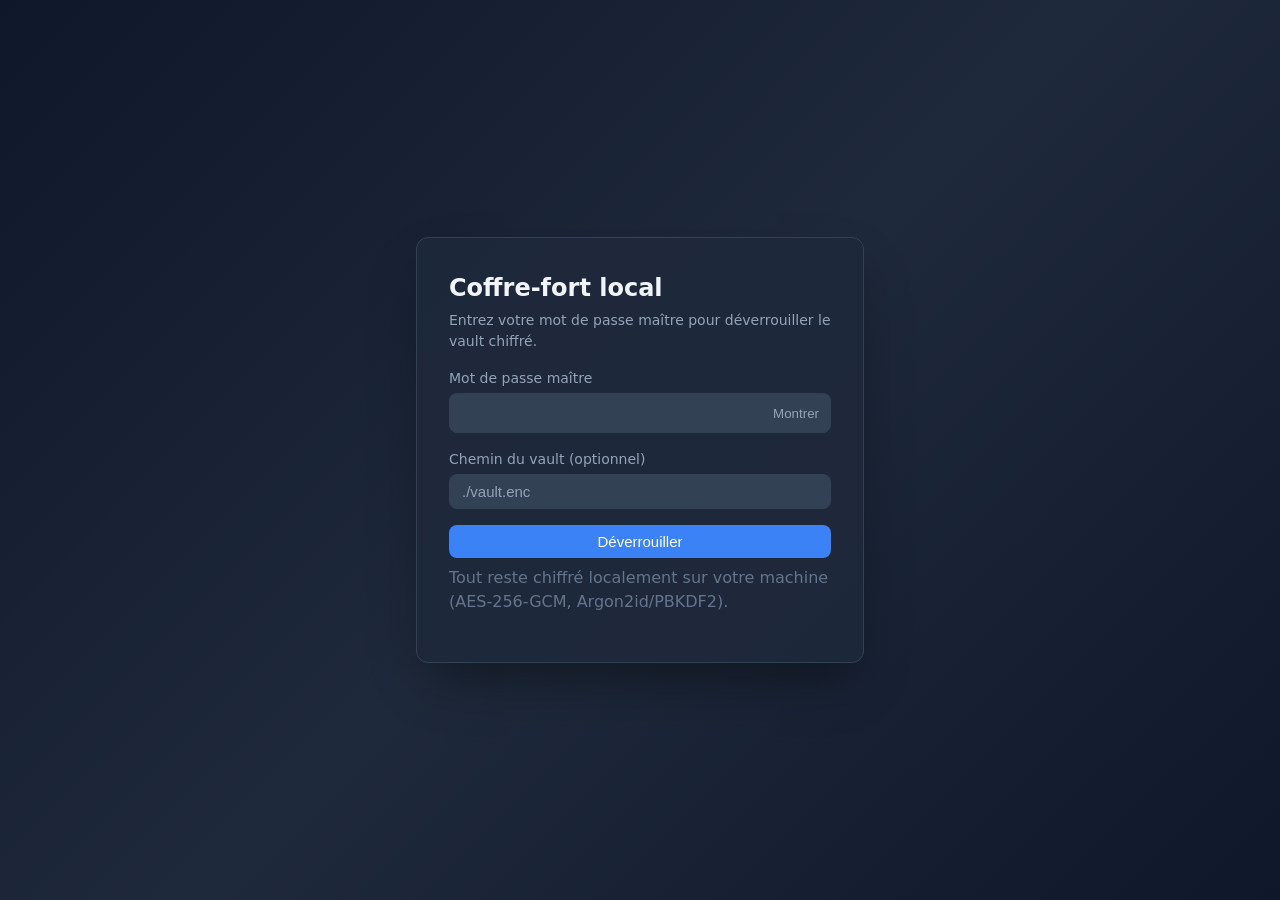
<file: frontend/index.html>
<!DOCTYPE html>
<html lang="fr" class="h-full">
<head>
  <meta charset="UTF-8" />
  <meta name="viewport" content="width=device-width, initial-scale=1.0" />
  <title>Vault - Déverrouillage</title>
  <link rel="stylesheet" href="/static/css/styles.css" />
  <script defer src="/static/js/app.js"></script>
</head>
<body class="h-full">
  <div class="unlock-page">
    <div class="unlock-box">
      <h1 class="main-title">Coffre-fort local</h1>
      <p class="main-subtitle">Entrez votre mot de passe maître pour déverrouiller le vault chiffré.</p>

      <form id="unlock-form" class="mt-4">
        <div class="mb-4">
          <label for="master_password">Mot de passe maître</label>
          <div class="relative">
            <input id="master_password" name="master_password" type="password" autocomplete="current-password" required class="input input-lg" />
            <button type="button" id="toggle-master" class="btn-icon absolute inset-y-0 right-2 my-auto">Montrer</button>
          </div>
        </div>

        <div class="mb-4">
          <label for="vault_path">Chemin du vault (optionnel)</label>
          <input id="vault_path" name="vault_path" type="text" placeholder="./vault.enc" class="input" />
        </div>

        <button type="submit" class="btn btn-primary w-full">Déverrouiller</button>
      </form>

      <p id="unlock-error" class="mt-4 text-sm" style="color:#fca5a5; display:none;"></p>
      <p class="mt-2 text-xs" style="color:#64748b;">Tout reste chiffré localement sur votre machine (AES-256-GCM, Argon2id/PBKDF2).</p>
    </div>
  </div>

  <div id="toast-root" class="toast-container"></div>
</body>
</html>
</file>
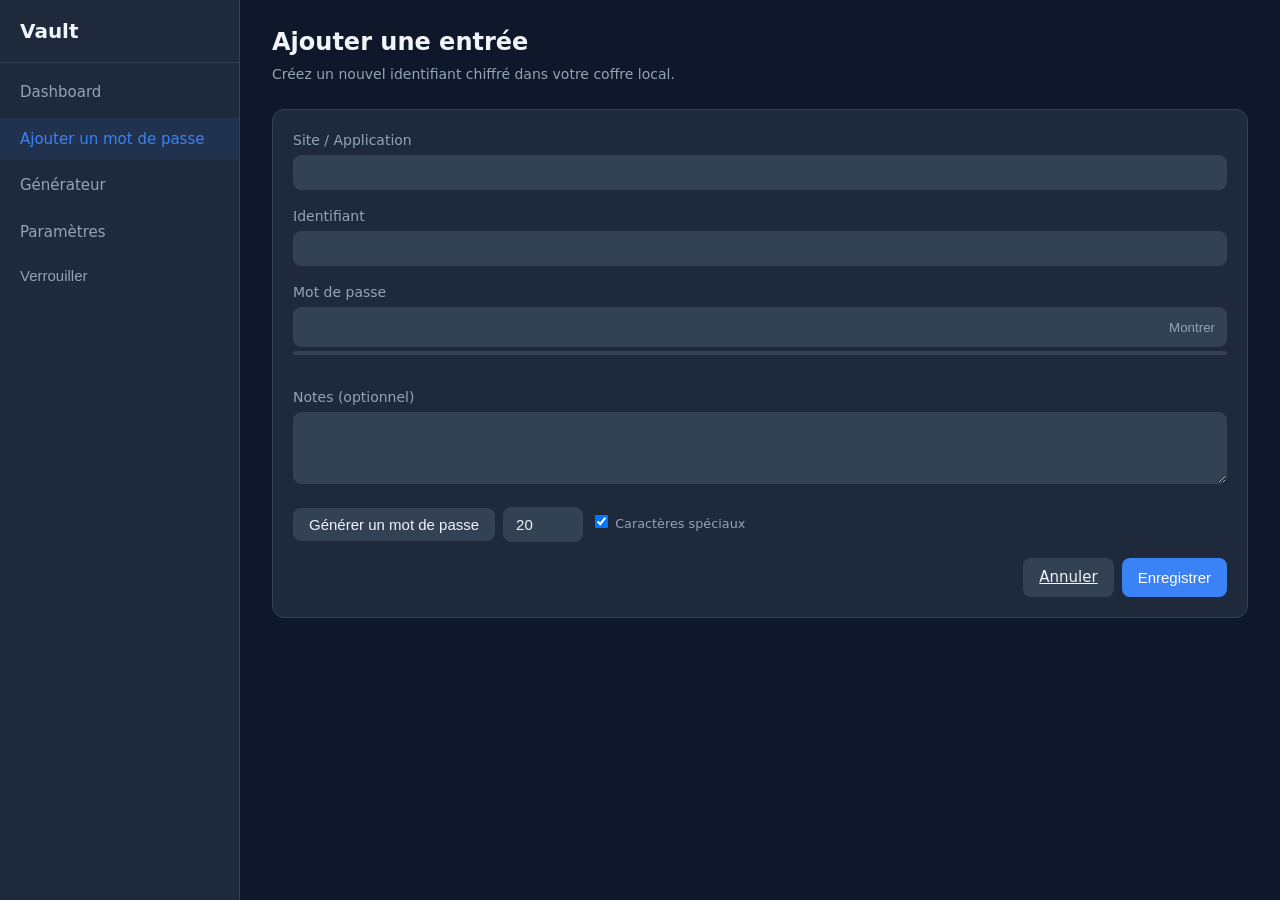
<file: frontend/add_entry.html>
<!DOCTYPE html>
<html lang="fr" class="h-full">
<head>
  <meta charset="UTF-8" />
  <meta name="viewport" content="width=device-width, initial-scale=1.0" />
  <title>Vault - Ajouter une entrée</title>
  <link rel="stylesheet" href="/static/css/styles.css" />
  <script defer src="/static/js/app.js"></script>
</head>
<body class="h-full">
  <div class="layout">
    <aside class="sidebar">
      <div class="sidebar-header">Vault</div>
      <nav class="sidebar-nav">
        <a href="/dashboard" class="nav-link">Dashboard</a>
        <a href="/add" class="nav-link active">Ajouter un mot de passe</a>
        <a href="/add#generator" class="nav-link">Générateur</a>
        <a href="/settings" class="nav-link">Paramètres</a>
        <button id="lock-btn" type="button" class="nav-link nav-link-danger">Verrouiller</button>
      </nav>
    </aside>

    <main class="main">
      <header class="main-header">
        <div>
          <h1 class="main-title">Ajouter une entrée</h1>
          <p class="main-subtitle">Créez un nouvel identifiant chiffré dans votre coffre local.</p>
        </div>
      </header>

      <section class="card">
        <form id="add-entry-form" class="flex flex-col gap-4">
          <div>
            <label for="site">Site / Application</label>
            <input id="site" name="site" type="text" required class="input" />
          </div>
          <div>
            <label for="username">Identifiant</label>
            <input id="username" name="username" type="text" required class="input" />
          </div>
          <div>
            <label for="password">Mot de passe</label>
            <div class="relative">
              <input id="password" name="password" type="password" required class="input input-lg" />
              <button type="button" id="toggle-password" class="btn-icon absolute inset-y-0 right-2 my-auto">Montrer</button>
            </div>
            <div class="strength-bar">
              <div id="password-strength-fill" class="strength-fill strength-0"></div>
            </div>
            <p id="password-strength-label" class="mt-2 text-xs" style="color:#64748b;"></p>
          </div>
          <div>
            <label for="notes">Notes (optionnel)</label>
            <textarea id="notes" name="notes" rows="3" class="input" style="resize:vertical;"></textarea>
          </div>

          <div id="generator" class="flex gap-2 items-center">
            <button type="button" id="generate-password-btn" class="btn btn-secondary">Générer un mot de passe</button>
            <input id="gen-length" type="number" min="8" max="64" value="20" class="input" style="max-width:5rem;" />
            <label style="font-size:0.8rem; color:#94a3b8;">
              <input id="gen-special" type="checkbox" checked /> Caractères spéciaux
            </label>
          </div>

          <div class="flex justify-end gap-2">
            <a href="/dashboard" class="btn btn-secondary">Annuler</a>
            <button type="submit" class="btn btn-primary">Enregistrer</button>
          </div>
        </form>
      </section>
    </main>
  </div>

  <div id="toast-root" class="toast-container"></div>
</body>
</html>
</file>
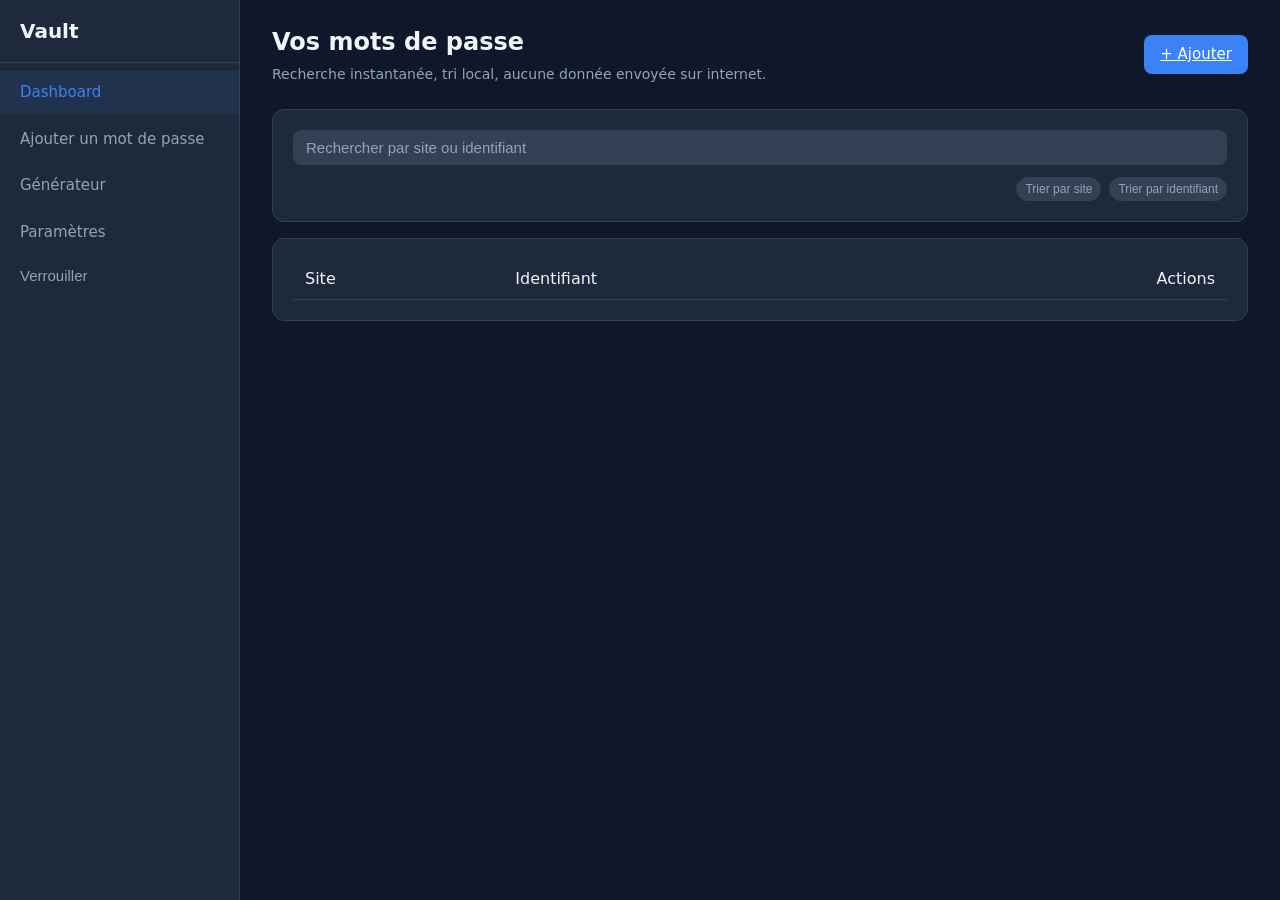
<file: frontend/dashboard.html>
<!DOCTYPE html>
<html lang="fr" class="h-full">
<head>
  <meta charset="UTF-8" />
  <meta name="viewport" content="width=device-width, initial-scale=1.0" />
  <title>Vault - Dashboard</title>
  <link rel="stylesheet" href="/static/css/styles.css" />
  <script defer src="/static/js/app.js"></script>
</head>
<body class="h-full">
  <div class="layout">
    <aside class="sidebar">
      <div class="sidebar-header">Vault</div>
      <nav class="sidebar-nav">
        <a href="/dashboard" class="nav-link active">Dashboard</a>
        <a href="/add" class="nav-link">Ajouter un mot de passe</a>
        <a href="/add#generator" class="nav-link">Générateur</a>
        <a href="/settings" class="nav-link">Paramètres</a>
        <button id="lock-btn" type="button" class="nav-link nav-link-danger">Verrouiller</button>
      </nav>
    </aside>

    <main class="main">
      <header class="main-header">
        <div>
          <h1 class="main-title">Vos mots de passe</h1>
          <p class="main-subtitle">Recherche instantanée, tri local, aucune donnée envoyée sur internet.</p>
        </div>
        <a href="/add" class="btn btn-primary">+ Ajouter</a>
      </header>

      <section class="card mb-4">
        <div class="flex md:flex-row flex-col gap-3 md:items-center md:justify-between">
          <div class="flex-1">
            <input id="search" type="text" placeholder="Rechercher par site ou identifiant" class="input w-full" />
          </div>
          <div class="flex gap-2 justify-end">
            <button id="sort-site" class="chip">Trier par site</button>
            <button id="sort-username" class="chip">Trier par identifiant</button>
          </div>
        </div>
      </section>

      <section class="card">
        <table class="w-full text-sm">
          <thead class="text-slate-400" style="border-bottom:1px solid var(--border);">
            <tr>
              <th class="table-th">Site</th>
              <th class="table-th">Identifiant</th>
              <th class="table-th text-right">Actions</th>
            </tr>
          </thead>
          <tbody id="entries-body"></tbody>
        </table>
        <p id="no-entries" class="mt-4 text-sm" style="color:#64748b; display:none;">Aucune entrée dans le coffre.</p>
      </section>
    </main>
  </div>

  <div id="toast-root" class="toast-container"></div>
</body>
</html>
</file>
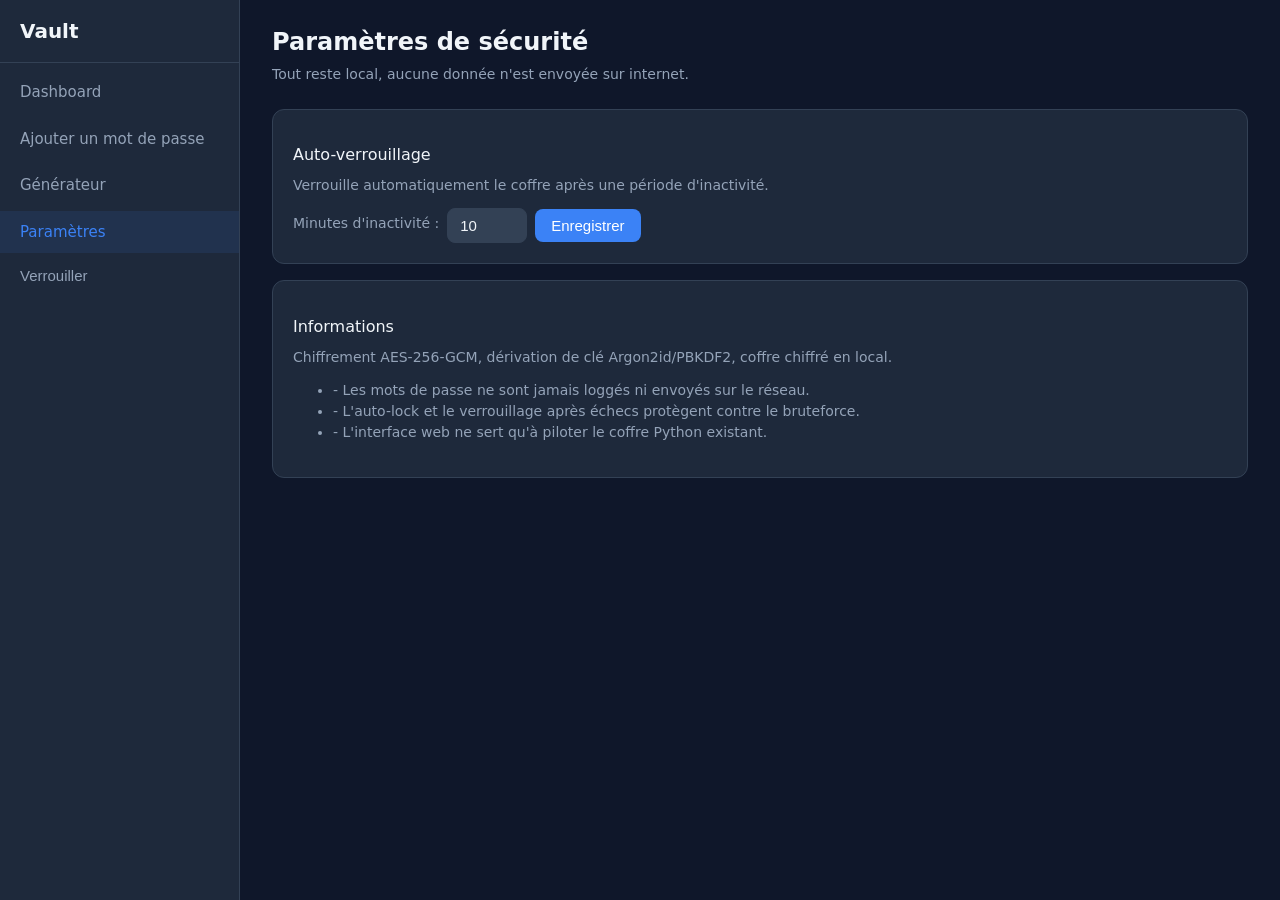
<file: frontend/settings.html>
<!DOCTYPE html>
<html lang="fr" class="h-full">
<head>
  <meta charset="UTF-8" />
  <meta name="viewport" content="width=device-width, initial-scale=1.0" />
  <title>Vault - Paramètres</title>
  <link rel="stylesheet" href="/static/css/styles.css" />
  <script defer src="/static/js/app.js"></script>
</head>
<body class="h-full">
  <div class="layout">
    <aside class="sidebar">
      <div class="sidebar-header">Vault</div>
      <nav class="sidebar-nav">
        <a href="/dashboard" class="nav-link">Dashboard</a>
        <a href="/add" class="nav-link">Ajouter un mot de passe</a>
        <a href="/add#generator" class="nav-link">Générateur</a>
        <a href="/settings" class="nav-link active">Paramètres</a>
        <button id="lock-btn" type="button" class="nav-link nav-link-danger">Verrouiller</button>
      </nav>
    </aside>

    <main class="main">
      <header class="main-header">
        <div>
          <h1 class="main-title">Paramètres de sécurité</h1>
          <p class="main-subtitle">Tout reste local, aucune donnée n'est envoyée sur internet.</p>
        </div>
      </header>

      <section class="card mb-4">
        <h2 class="mb-2" style="font-size:1rem; font-weight:500;">Auto-verrouillage</h2>
        <p class="main-subtitle" style="margin-bottom:0.75rem;">Verrouille automatiquement le coffre après une période d'inactivité.</p>
        <form id="auto-lock-form" class="flex gap-2 items-center">
          <label for="auto-lock-minutes">Minutes d'inactivité :</label>
          <input id="auto-lock-minutes" type="number" min="1" max="120" value="10" class="input" style="max-width:5rem;" />
          <button type="submit" class="btn btn-primary">Enregistrer</button>
        </form>
      </section>

      <section class="card">
        <h2 class="mb-2" style="font-size:1rem; font-weight:500;">Informations</h2>
        <p class="main-subtitle">Chiffrement AES-256-GCM, dérivation de clé Argon2id/PBKDF2, coffre chiffré en local.</p>
        <ul style="margin-top:0.75rem; font-size:0.875rem; color:#94a3b8;">
          <li>- Les mots de passe ne sont jamais loggés ni envoyés sur le réseau.</li>
          <li>- L'auto-lock et le verrouillage après échecs protègent contre le bruteforce.</li>
          <li>- L'interface web ne sert qu'à piloter le coffre Python existant.</li>
        </ul>
      </section>
    </main>
  </div>

  <div id="toast-root" class="toast-container"></div>
</body>
</html>
</file>
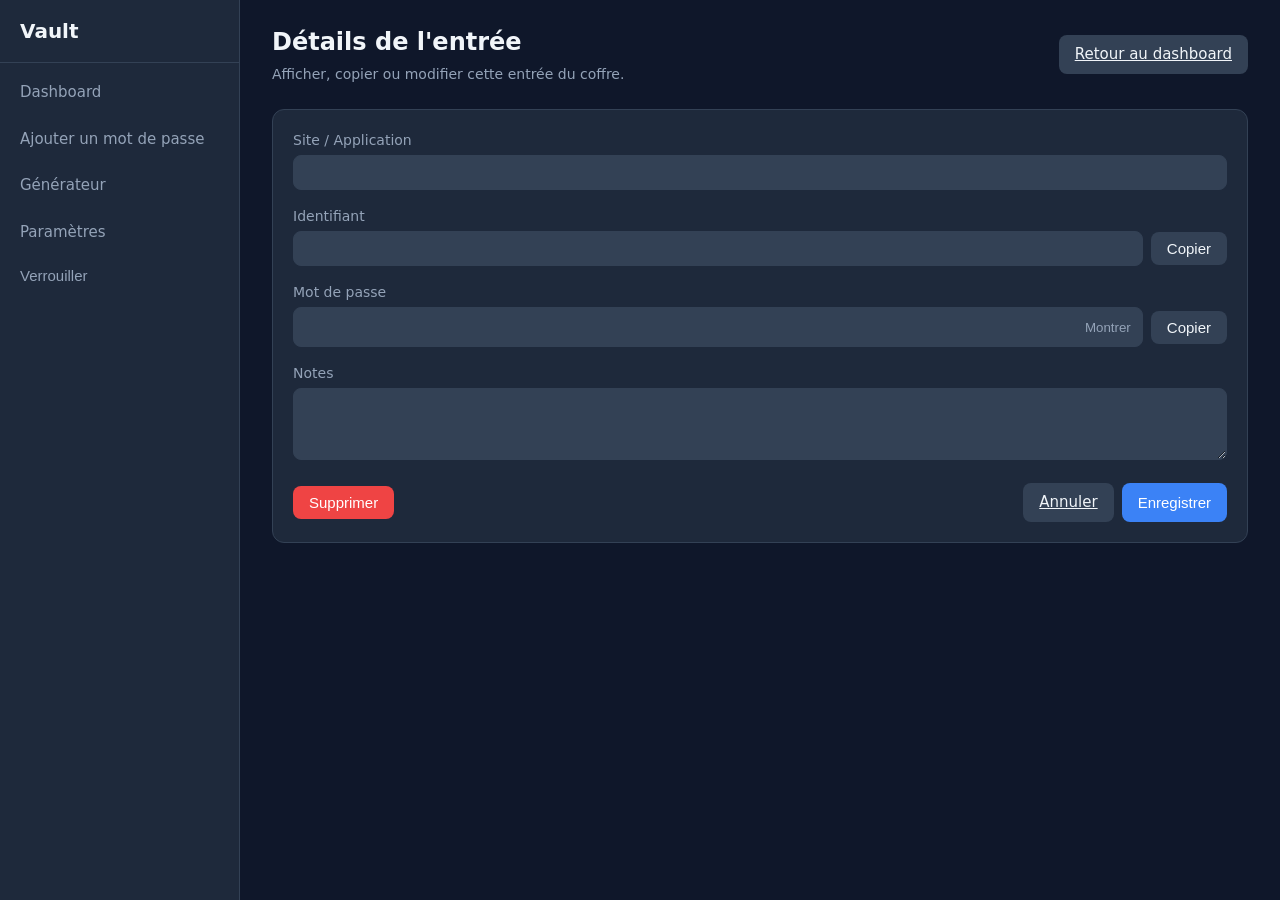
<file: frontend/view_entry.html>
<!DOCTYPE html>
<html lang="fr" class="h-full">
<head>
  <meta charset="UTF-8" />
  <meta name="viewport" content="width=device-width, initial-scale=1.0" />
  <title>Vault - Détails de l'entrée</title>
  <link rel="stylesheet" href="/static/css/styles.css" />
  <script defer src="/static/js/app.js"></script>
</head>
<body class="h-full">
  <div class="layout">
    <aside class="sidebar">
      <div class="sidebar-header">Vault</div>
      <nav class="sidebar-nav">
        <a href="/dashboard" class="nav-link">Dashboard</a>
        <a href="/add" class="nav-link">Ajouter un mot de passe</a>
        <a href="/add#generator" class="nav-link">Générateur</a>
        <a href="/settings" class="nav-link">Paramètres</a>
        <button id="lock-btn" type="button" class="nav-link nav-link-danger">Verrouiller</button>
      </nav>
    </aside>

    <main class="main" id="entry-view-root">
      <header class="main-header">
        <div>
          <h1 class="main-title">Détails de l'entrée</h1>
          <p class="main-subtitle">Afficher, copier ou modifier cette entrée du coffre.</p>
        </div>
        <a href="/dashboard" class="btn btn-secondary">Retour au dashboard</a>
      </header>

      <section class="card" id="entry-card" data-entry-id="">
        <div class="mb-4">
          <label>Site / Application</label>
          <div class="flex gap-2 items-center">
            <input id="entry-site" type="text" class="input" />
          </div>
        </div>
        <div class="mb-4">
          <label>Identifiant</label>
          <div class="flex gap-2 items-center">
            <input id="entry-username" type="text" class="input" />
            <button id="copy-username-btn" type="button" class="btn btn-secondary">Copier</button>
          </div>
        </div>
        <div class="mb-4">
          <label>Mot de passe</label>
          <div class="flex gap-2 items-center">
            <div class="relative flex-1">
              <input id="entry-password" type="password" class="input input-lg" />
              <button type="button" id="toggle-entry-password" class="btn-icon absolute inset-y-0 right-2 my-auto">Montrer</button>
            </div>
            <button id="copy-password-btn" type="button" class="btn btn-secondary">Copier</button>
          </div>
        </div>
        <div class="mb-4">
          <label>Notes</label>
          <textarea id="entry-notes" rows="3" class="input" style="resize:vertical;"></textarea>
        </div>
        <div class="flex justify-between items-center">
          <button id="delete-entry-btn" type="button" class="btn btn-danger">Supprimer</button>
          <div class="flex gap-2">
            <a href="/dashboard" class="btn btn-secondary">Annuler</a>
            <button id="save-entry-btn" type="button" class="btn btn-primary">Enregistrer</button>
          </div>
        </div>
      </section>
    </main>
  </div>

  <div id="toast-root" class="toast-container"></div>
</body>
</html>
</file>
<file: static/css/styles.css>
/* Thème sombre type Bitwarden/Proton Pass - utilitaires type Tailwind */
:root {
  --bg-950: #0f172a;
  --bg-900: #0f172a;
  --bg-800: #1e293b;
  --bg-700: #334155;
  --text: #f1f5f9;
  --text-muted: #94a3b8;
  --border: #334155;
  --primary: #3b82f6;
  --primary-hover: #2563eb;
  --danger: #ef4444;
  --danger-hover: #dc2626;
  --success: #22c55e;
  --radius: 0.5rem;
  --radius-lg: 0.75rem;
  --shadow: 0 4px 6px -1px rgb(0 0 0 / 0.2), 0 2px 4px -2px rgb(0 0 0 / 0.1);
}

* {
  box-sizing: border-box;
}

body {
  margin: 0;
  font-family: ui-sans-serif, system-ui, sans-serif;
  background: var(--bg-950);
  color: var(--text);
  line-height: 1.5;
  min-height: 100vh;
}

/* Layout avec sidebar */
.layout {
  display: flex;
  min-height: 100vh;
}

.sidebar {
  width: 240px;
  min-width: 240px;
  background: var(--bg-800);
  border-right: 1px solid var(--border);
  display: flex;
  flex-direction: column;
  padding: 1rem 0;
}

.sidebar-header {
  font-size: 1.25rem;
  font-weight: 600;
  padding: 0 1.25rem 1rem;
  border-bottom: 1px solid var(--border);
  margin-bottom: 0.5rem;
}

.sidebar-nav {
  display: flex;
  flex-direction: column;
  gap: 0.25rem;
}

.nav-link {
  display: block;
  padding: 0.625rem 1.25rem;
  color: var(--text-muted);
  text-decoration: none;
  border: none;
  background: none;
  font-size: 0.9375rem;
  text-align: left;
  width: 100%;
  cursor: pointer;
  transition: color 0.15s, background 0.15s;
}

.nav-link:hover {
  color: var(--text);
  background: rgba(255, 255, 255, 0.05);
}

.nav-link.active {
  color: var(--primary);
  background: rgba(59, 130, 246, 0.1);
}

.nav-link-danger:hover {
  color: var(--danger);
}

.main {
  flex: 1;
  padding: 1.5rem 2rem;
  overflow-y: auto;
}

.main-header {
  display: flex;
  flex-wrap: wrap;
  align-items: center;
  justify-content: space-between;
  gap: 1rem;
  margin-bottom: 1.5rem;
}

.main-title {
  font-size: 1.5rem;
  font-weight: 600;
  margin: 0 0 0.25rem 0;
}

.main-subtitle {
  font-size: 0.875rem;
  color: var(--text-muted);
  margin: 0;
}

/* Cartes */
.card {
  background: var(--bg-800);
  border: 1px solid var(--border);
  border-radius: var(--radius-lg);
  padding: 1.25rem;
  margin-bottom: 1rem;
}

/* Formulaires */
.input {
  width: 100%;
  padding: 0.5rem 0.75rem;
  font-size: 0.9375rem;
  color: var(--text);
  background: var(--bg-700);
  border: 1px solid var(--border);
  border-radius: var(--radius);
  outline: none;
  transition: border-color 0.15s;
}

.input:focus {
  border-color: var(--primary);
}

.input::placeholder {
  color: var(--text-muted);
}

.input-lg {
  padding: 0.625rem 0.875rem;
  font-size: 1rem;
}

label {
  display: block;
  font-size: 0.875rem;
  color: var(--text-muted);
  margin-bottom: 0.25rem;
}

/* Boutons */
.btn {
  display: inline-flex;
  align-items: center;
  justify-content: center;
  padding: 0.5rem 1rem;
  font-size: 0.9375rem;
  font-weight: 500;
  border-radius: var(--radius);
  border: none;
  cursor: pointer;
  transition: background 0.15s, color 0.15s;
}

.btn-primary {
  background: var(--primary);
  color: white;
}

.btn-primary:hover {
  background: var(--primary-hover);
}

.btn-secondary {
  background: var(--bg-700);
  color: var(--text);
}

.btn-secondary:hover {
  background: var(--bg-600, #475569);
}

.btn-danger {
  background: var(--danger);
  color: white;
}

.btn-danger:hover {
  background: var(--danger-hover);
}

.btn-icon {
  background: transparent;
  border: none;
  cursor: pointer;
  padding: 0.25rem;
  color: var(--text-muted);
  border-radius: var(--radius);
}

.btn-icon:hover {
  color: var(--text);
  background: rgba(255, 255, 255, 0.05);
}

/* Tableau */
table {
  border-collapse: collapse;
}

.table-th {
  padding: 0.5rem 0.75rem;
  text-align: left;
  font-weight: 500;
}

.table-td {
  padding: 0.625rem 0.75rem;
}

/* Chips / badges */
.chip {
  padding: 0.25rem 0.5rem;
  font-size: 0.75rem;
  background: var(--bg-700);
  border: 1px solid var(--border);
  border-radius: 9999px;
  color: var(--text-muted);
  cursor: pointer;
  transition: background 0.15s, color 0.15s;
}

.chip:hover {
  color: var(--text);
  background: var(--bg-600, #475569);
}

/* Utilitaires */
.flex { display: flex; }
.flex-col { flex-direction: column; }
.flex-1 { flex: 1; }
.gap-2 { gap: 0.5rem; }
.gap-3 { gap: 0.75rem; }
.gap-4 { gap: 1rem; }
.mb-2 { margin-bottom: 0.5rem; }
.mb-4 { margin-bottom: 1rem; }
.mt-2 { margin-top: 0.5rem; }
.mt-4 { margin-top: 1rem; }
.w-full { width: 100%; }
.text-right { text-align: right; }
.justify-end { justify-content: flex-end; }
.items-center { align-items: center; }
.justify-between { justify-content: space-between; }
.hidden { display: none !important; }

@media (min-width: 768px) {
  .md\\:flex-row { flex-direction: row; }
  .md\\:items-center { align-items: center; }
  .md\\:justify-between { justify-content: space-between; }
}

/* Barre de force du mot de passe */
.strength-bar {
  height: 4px;
  border-radius: 2px;
  background: var(--bg-700);
  margin-top: 0.25rem;
  overflow: hidden;
}

.strength-fill {
  height: 100%;
  border-radius: 2px;
  transition: width 0.2s, background 0.2s;
}

.strength-0 { width: 0%; background: var(--danger); }
.strength-1 { width: 25%; background: var(--danger); }
.strength-2 { width: 50%; background: #eab308; }
.strength-3 { width: 75%; background: var(--success); }
.strength-4 { width: 100%; background: var(--success); }

/* Toast */
.toast-container {
  position: fixed;
  bottom: 1.5rem;
  right: 1.5rem;
  z-index: 1000;
  display: flex;
  flex-direction: column;
  gap: 0.5rem;
}

.toast {
  padding: 0.75rem 1rem;
  background: var(--bg-800);
  border: 1px solid var(--border);
  border-radius: var(--radius);
  box-shadow: var(--shadow);
  font-size: 0.875rem;
  animation: toast-in 0.2s ease;
}

@keyframes toast-in {
  from {
    opacity: 0;
    transform: translateY(0.5rem);
  }
  to {
    opacity: 1;
    transform: translateY(0);
  }
}

/* Page unlock (centrée) */
.unlock-page {
  min-height: 100vh;
  display: flex;
  align-items: center;
  justify-content: center;
  background: linear-gradient(135deg, var(--bg-950) 0%, var(--bg-800) 50%, var(--bg-950) 100%);
}

.unlock-box {
  width: 100%;
  max-width: 28rem;
  padding: 2rem;
  background: rgba(30, 41, 59, 0.9);
  border: 1px solid var(--border);
  border-radius: var(--radius-lg);
  box-shadow: 0 25px 50px -12px rgb(0 0 0 / 0.4);
}

.relative {
  position: relative;
}

.absolute {
  position: absolute;
}

.inset-y-0 { top: 0; bottom: 0; }
.right-2 { right: 0.5rem; }
.my-auto { margin-top: auto; margin-bottom: auto; }

/* Liens entrées */
.entry-row {
  transition: background 0.15s;
}

.entry-row:hover {
  background: rgba(255, 255, 255, 0.03);
}

.entry-link {
  color: var(--text);
  text-decoration: none;
}

.entry-link:hover {
  color: var(--primary);
}
</file>
